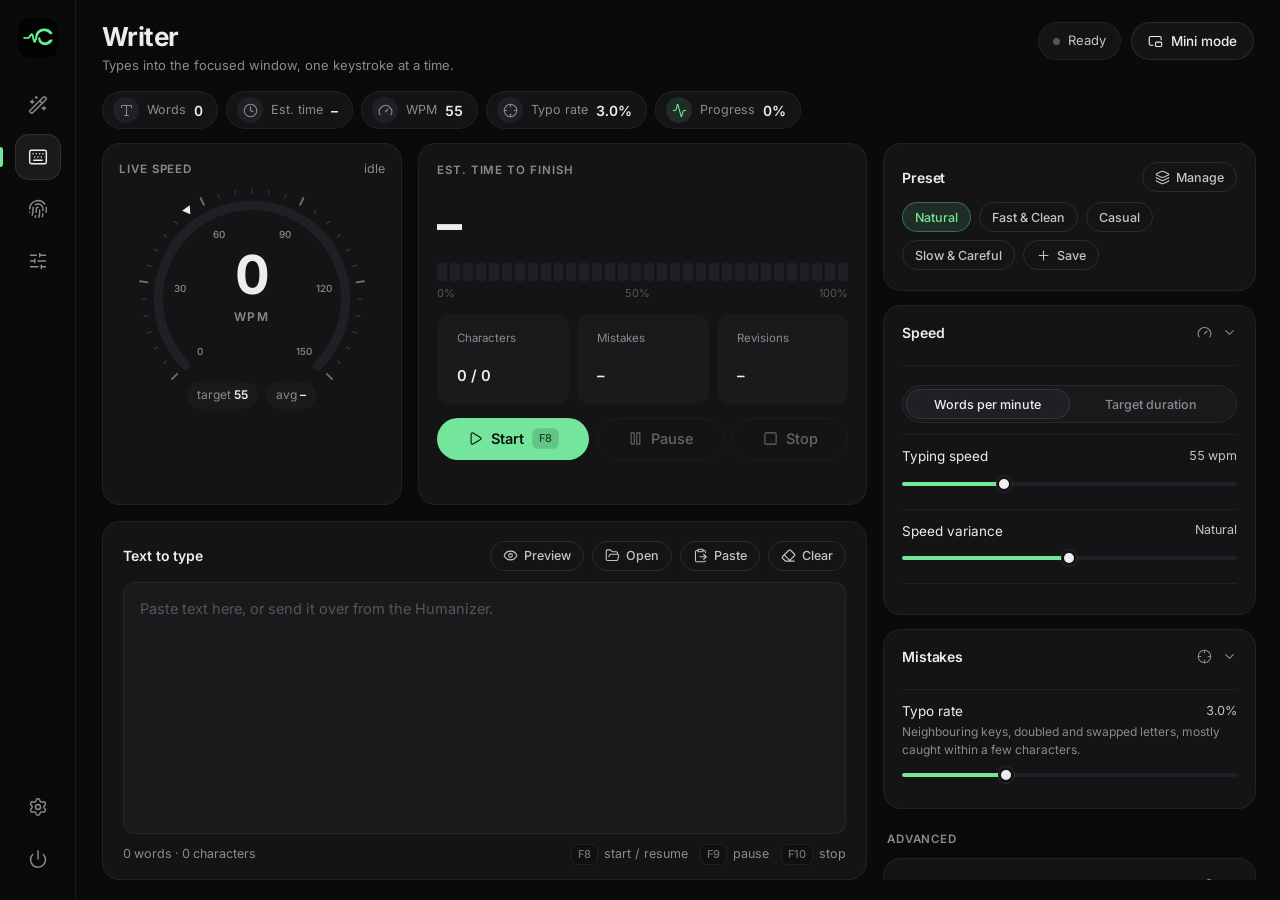
<file: web/index.html>
<!doctype html>
<html lang="en" class="booting">
<head>
<meta charset="utf-8">
<meta name="viewport" content="width=device-width, initial-scale=1">
<title>Cadence</title>
<link rel="icon" href="img/logo.png">
<link rel="stylesheet" href="css/app.css">
<link rel="stylesheet" href="css/motion.css">
<link rel="stylesheet" href="css/style-page.css">
<link rel="stylesheet" href="css/extras.css">
<link rel="stylesheet" href="css/ui.css">
<link rel="stylesheet" href="css/smooth.css">
<script src="js/icons.js"></script>
</head>
<body>
<div class="app">
  <nav class="sidebar" aria-label="Main">
    <img class="logo" src="img/logo.png" alt="Cadence" width="40" height="40" draggable="false">
    <span class="nav-ind" aria-hidden="true"></span>
    <button class="nav-btn" data-view="humanizer" aria-label="Humanizer"><span data-icon="wand-sparkles" data-cls="lg"></span><span class="tip">Humanizer</span></button>
    <button class="nav-btn active" data-view="writer" aria-label="Writer"><span data-icon="keyboard" data-cls="lg"></span><span class="tip">Writer</span></button>
    <button class="nav-btn" data-view="style" aria-label="My style"><span data-icon="fingerprint" data-cls="lg"></span><span class="tip">My style</span></button>
    <button class="nav-btn" data-view="presets" aria-label="Presets"><span data-icon="sliders-horizontal" data-cls="lg"></span><span class="tip">Presets</span></button>
    <div class="spacer"></div>
    <button class="nav-btn" data-view="settings" aria-label="Settings"><span data-icon="settings" data-cls="lg"></span><span class="tip">Settings</span></button>
    <button class="nav-btn quit" id="btn-quit" aria-label="Quit Cadence"><span data-icon="power" data-cls="lg"></span><span class="tip">Quit Cadence</span></button>
  </nav>

  <main class="main">
    <!-- ============================================================ WRITER -->
    <section class="view active" id="view-writer">
      <header class="page-head">
        <div>
          <h1>Writer</h1>
          <p class="sub">Types into the focused window, one keystroke at a time.</p>
        </div>
        <div class="head-actions">
          <span class="status-chip" id="status-chip"><i class="dot"></i><span id="status-text">Ready</span></span>
          <button class="pill" id="btn-mini"><span data-icon="picture-in-picture-2" data-cls="sm"></span>Mini mode</button>
        </div>
      </header>

      <div class="stats">
        <div class="stat"><span class="ic"><span data-icon="type" data-cls="sm"></span></span><span class="lbl">Words</span><span class="val" id="st-words">0</span></div>
        <div class="stat"><span class="ic"><span data-icon="clock" data-cls="sm"></span></span><span class="lbl">Est. time</span><span class="val" id="st-time">–</span></div>
        <div class="stat"><span class="ic"><span data-icon="gauge" data-cls="sm"></span></span><span class="lbl">WPM</span><span class="val" id="st-wpm">55</span></div>
        <div class="stat"><span class="ic"><span data-icon="crosshair" data-cls="sm"></span></span><span class="lbl">Typo rate</span><span class="val" id="st-typo">3.0%</span></div>
        <div class="stat accent"><span class="ic"><span data-icon="activity" data-cls="sm"></span></span><span class="lbl">Progress</span><span class="val" id="st-progress">0%</span></div>
      </div>

      <div class="writer-grid">
        <div class="col-left">
          <div class="row-cards">
            <div class="card gauge-card">
              <div class="card-title"><span class="eyebrow">Live speed</span><span class="hint" id="gauge-hint">idle</span></div>
              <div class="gauge">
                <svg viewBox="0 0 252 252" id="gauge-svg" aria-hidden="true">
                  <g id="gauge-ticks"></g>
                  <circle class="track" cx="126" cy="126" r="100" fill="none" stroke-width="10" stroke-linecap="round" id="gauge-track"/>
                  <circle class="value" cx="126" cy="126" r="100" fill="none" stroke-width="10" stroke-linecap="round" id="gauge-value"/>
                  <g id="gauge-target"><path class="target" d="M126 14 l-5 -8 h10 z"/></g>
                </svg>
                <div class="readout" aria-live="polite">
                  <div class="big" id="gauge-num">0</div>
                  <div class="unit">WPM</div>
                </div>
              </div>
              <div class="gauge-foot">
                <span class="gchip">target <b id="gauge-target-num">55</b></span>
                <span class="gchip">avg <b id="gauge-avg">–</b></span>
              </div>
            </div>

            <div class="card progress-card">
              <div class="card-title"><span class="eyebrow">Est. time to finish</span><span class="hint" id="eta-clock"></span></div>
              <div class="eta"><span class="time" id="eta-time">–</span><span class="of" id="eta-of"></span></div>
              <div class="fuel" id="fuel" aria-hidden="true"></div>
              <div class="fuel-scale"><span>0%</span><span>50%</span><span>100%</span></div>
              <div class="meta">
                <div><div class="k">Characters</div><div class="v" id="m-chars">0 / 0</div></div>
                <div><div class="k">Mistakes</div><div class="v" id="m-mistakes">–</div></div>
                <div><div class="k">Revisions</div><div class="v" id="m-revisions">–</div></div>
              </div>
              <div class="controls">
                <button class="pill primary lg" id="btn-start"><span data-icon="play" data-cls="sm"></span><span id="start-label">Start</span><kbd>F8</kbd></button>
                <button class="pill lg" id="btn-pause" disabled><span data-icon="pause" data-cls="sm"></span>Pause</button>
                <button class="pill lg" id="btn-stop" disabled><span data-icon="square" data-cls="sm"></span>Stop</button>
              </div>
              <div class="run-msg" id="run-msg"></div>
            </div>
          </div>

          <div class="card text-card">
            <div class="card-title">
              <h3>Text to type</h3>
              <div class="actions">
                <button class="chip" id="btn-preview" title="Watch how it will be typed (Ctrl+P)"><span data-icon="eye" data-cls="sm"></span>Preview</button>
                <button class="chip" id="btn-open" title="Open a .txt, .md or .docx file (Ctrl+O)"><span data-icon="folder-open" data-cls="sm"></span>Open</button>
                <button class="chip" id="btn-paste"><span data-icon="clipboard-paste" data-cls="sm"></span>Paste</button>
                <button class="chip" id="btn-clear"><span data-icon="eraser" data-cls="sm"></span>Clear</button>
              </div>
            </div>
            <textarea class="editor" id="writer-text" spellcheck="false" placeholder="Paste text here, or send it over from the Humanizer."></textarea>
            <div class="text-foot">
              <span id="writer-counts" class="num">0 words · 0 characters</span>
              <span class="keys"><span><kbd>F8</kbd> start / resume</span><span><kbd>F9</kbd> pause</span><span><kbd>F10</kbd> stop</span></span>
            </div>
          </div>
        </div>

        <aside class="col-right" id="writer-settings" aria-label="Typing settings"></aside>
      </div>
    </section>

    <!-- ============================================================ HUMANIZER -->
    <section class="view" id="view-humanizer">
      <header class="page-head">
        <div>
          <h1>Humanizer</h1>
          <p class="sub">Rewrite stiff, machine-sounding text so it reads like a person wrote it. Free and offline.</p>
        </div>
        <div class="head-actions">
          <button class="pill" id="h-history" title="Earlier rewrites (Ctrl+H)"><span data-icon="history" data-cls="sm"></span>History</button>
          <span class="status-chip" id="h-engine-chip"><i class="dot"></i><span id="h-engine-text">Checking local AI…</span></span>
          <button class="pill" id="h-install" hidden><span data-icon="circle-help" data-cls="sm"></span>How to install</button>
        </div>
      </header>

      <div class="stats">
        <div class="stat"><span class="ic"><span data-icon="file-text" data-cls="sm"></span></span><span class="lbl">Words in</span><span class="val" id="hs-in">0</span></div>
        <div class="stat"><span class="ic"><span data-icon="pen-line" data-cls="sm"></span></span><span class="lbl">Words out</span><span class="val" id="hs-out">0</span></div>
        <div class="stat"><span class="ic"><span data-icon="git-compare" data-cls="sm"></span></span><span class="lbl">Changed</span><span class="val" id="hs-changed">–</span></div>
        <div class="stat"><span class="ic"><span data-icon="cpu" data-cls="sm"></span></span><span class="lbl">Engine</span><span class="val" id="hs-engine">–</span></div>
        <div class="stat accent"><span class="ic"><span data-icon="timer" data-cls="sm"></span></span><span class="lbl">Time</span><span class="val" id="hs-time">–</span></div>
      </div>

      <div class="h-scroll">
        <div class="card h-options">
          <div class="h-engine-row">
            <div class="seg inline" role="radiogroup" id="h-engine" data-k="engine">
              <button type="button" role="radio" data-v="ollama"><span data-icon="brain-circuit" data-cls="sm"></span>Local AI (Ollama)</button>
              <button type="button" role="radio" data-v="rules"><span data-icon="zap" data-cls="sm"></span>Rule-based (instant)</button>
            </div>
            <div class="h-model" id="h-model-wrap">
              <span class="muted">Model</span>
              <div id="h-model"></div>
              <button class="pill icon" id="h-refresh" aria-label="Check for local AI again" title="Check again"><span data-icon="refresh-cw" data-cls="sm"></span></button>
            </div>
          </div>
          <div class="h-opt-grid">
            <div class="h-opt"><div class="row-label">Tone</div><div id="h-tone-host"></div></div>
            <div class="h-opt" id="h-level-opt"><div class="row-label">Reading level <span class="opt-note" data-rules-note>Local AI only</span></div><div id="h-level-host"></div></div>
            <div class="h-opt"><div class="row-head"><div class="row-label">Strength</div><div class="row-val" id="h-strength-val"></div></div>
              <input type="range" id="h-strength" min="0" max="2" step="1" aria-label="Rewrite strength">
              <div class="scale-labels"><span>Light touch</span><span>Moderate</span><span>Heavy rewrite</span></div></div>
            <div class="h-opt" id="h-style-opt"><div class="row-head"><div class="row-label">Your style</div>
                <button class="link-btn" id="h-style-manage">Manage</button></div>
              <div id="h-style" class="wide-select"></div></div>
          </div>
        </div>

        <div class="h-editors">
          <div class="card text-card">
            <div class="card-title"><h3>Original</h3>
              <div class="actions">
                <button class="chip" id="h-open" title="Open a .txt, .md or .docx file (Ctrl+O)"><span data-icon="folder-open" data-cls="sm"></span>Open</button>
                <button class="chip" id="h-paste"><span data-icon="clipboard-paste" data-cls="sm"></span>Paste</button>
                <button class="chip" id="h-clear"><span data-icon="eraser" data-cls="sm"></span>Clear</button>
              </div></div>
            <textarea class="editor" id="h-in" spellcheck="false" placeholder="Paste the text you want to sound more natural."></textarea>
            <div class="text-foot"><span class="num" id="h-in-count">0 words · 0 characters</span><span class="read" id="h-in-read"></span></div>
          </div>
          <div class="card text-card">
            <div class="card-title"><h3>Humanized</h3>
              <div class="actions">
                <button class="chip" id="h-save" title="Save as .txt (Ctrl+S)"><span data-icon="download" data-cls="sm"></span>Save</button>
                <label class="toggle-inline"><span>Show changes</span>
                  <span class="switch"><input type="checkbox" id="h-diff-toggle" aria-label="Show changes"><span class="track"></span><span class="knob"></span></span></label>
              </div></div>
            <div class="out-wrap">
              <textarea class="editor" id="h-out" spellcheck="false" placeholder="The rewrite appears here. You can edit it before sending it to the Writer."></textarea>
              <div class="editor diff-view" id="h-diff" hidden aria-label="Changes between original and rewrite"></div>
            </div>
            <div class="text-foot"><span class="num" id="h-out-count">0 words · 0 characters</span><span class="read" id="h-out-read"></span>
              <span class="h-progress" id="h-progress" hidden><span class="bar"><i></i></span><span id="h-progress-text"></span></span></div>
          </div>
        </div>
      </div>

      <div class="action-bar">
        <button class="pill primary lg" id="h-go" title="Ctrl+Enter"><span data-icon="wand-sparkles" data-cls="sm"></span><span id="h-go-label">Humanize</span></button>
        <button class="pill lg" id="h-again"><span data-icon="rotate-ccw" data-cls="sm"></span>Re-humanize</button>
        <button class="pill lg" id="h-copy"><span data-icon="copy" data-cls="sm"></span>Copy</button>
        <span class="h-msg" id="h-msg"></span>
        <button class="pill lg send" id="h-send">Send to Writer<span data-icon="arrow-right" data-cls="sm"></span></button>
      </div>
    </section>

    <!-- ============================================================ PRESETS -->
    <section class="view" id="view-presets">
      <header class="page-head">
        <div><h1>Presets</h1><p class="sub">Typing styles for the Writer. Applying one changes speed, mistakes, revisions and pauses.</p></div>
        <div class="head-actions"><button class="pill primary" id="p-save"><span data-icon="save" data-cls="sm"></span>Save current settings</button></div>
      </header>
      <div class="page-scroll"><div class="preset-grid" id="preset-grid"></div></div>
    </section>

    <!-- ============================================================ MY STYLE -->
    <section class="view" id="view-style">
      <header class="page-head">
        <div><h1>My style</h1><p class="sub">Paste something you wrote yourself. The Humanizer measures your habits and follows them.</p></div>
        <div class="head-actions"><button class="pill primary" id="st-new"><span data-icon="plus" data-cls="sm"></span>New style</button></div>
      </header>
      <div class="style-grid">
        <div class="style-list" id="style-list" aria-label="Saved styles"></div>
        <div class="card style-editor" id="style-editor">
          <div class="card-title"><h3 id="se-title">New style</h3>
            <div class="actions"><button class="chip" id="se-paste"><span data-icon="clipboard-paste" data-cls="sm"></span>Paste</button></div></div>
          <label class="row-label" for="se-name">Name</label>
          <input class="input wide" id="se-name" placeholder="e.g. My essays, Texting me, Work emails" autocomplete="off">
          <label class="row-label se-label" for="se-text">Your writing</label>
          <textarea class="editor" id="se-text" spellcheck="false" placeholder="Paste a few paragraphs you wrote yourself, not AI text. The more natural and typical of you, the better (at least 60 words, ideally 200+)."></textarea>
          <div class="se-meter"><span class="bar"><i id="se-meter"></i></span><span class="muted num" id="se-words">0 words</span></div>
          <div class="row-label se-label">What Cadence notices</div>
          <div class="presets se-traits" id="se-traits"><span class="muted">Start typing or paste to see your habits.</span></div>
          <div class="se-actions">
            <button class="pill" id="se-delete" hidden><span data-icon="trash-2" data-cls="sm"></span>Delete</button>
            <span class="flex"></span>
            <button class="pill" id="se-use" hidden><span data-icon="circle-check" data-cls="sm"></span>Use in Humanizer</button>
            <button class="pill primary" id="se-save"><span data-icon="save" data-cls="sm"></span>Save style</button>
          </div>
        </div>
      </div>
    </section>

    <!-- ============================================================ SETTINGS -->
    <section class="view" id="view-settings">
      <header class="page-head">
        <div><h1>Settings</h1><p class="sub">Local engines, hotkeys and where Cadence keeps its files.</p></div>
      </header>
      <div class="page-scroll"><div class="settings-grid" id="settings-grid"></div></div>
    </section>
  </main>
</div>
<div class="mini-host hidden" id="mini-host"></div>
<script src="js/common.js"></script>
<script src="js/mini.js"></script>
<script src="js/writer.js"></script>
<script src="js/humanizer.js"></script>
<script src="js/style.js"></script>
<script src="js/preview-model.js"></script>
<script src="js/preview.js"></script>
<script src="js/extras.js"></script>
<script src="js/distribution.js"></script>
<script src="js/pages.js"></script>
</body>
</html>
</file>
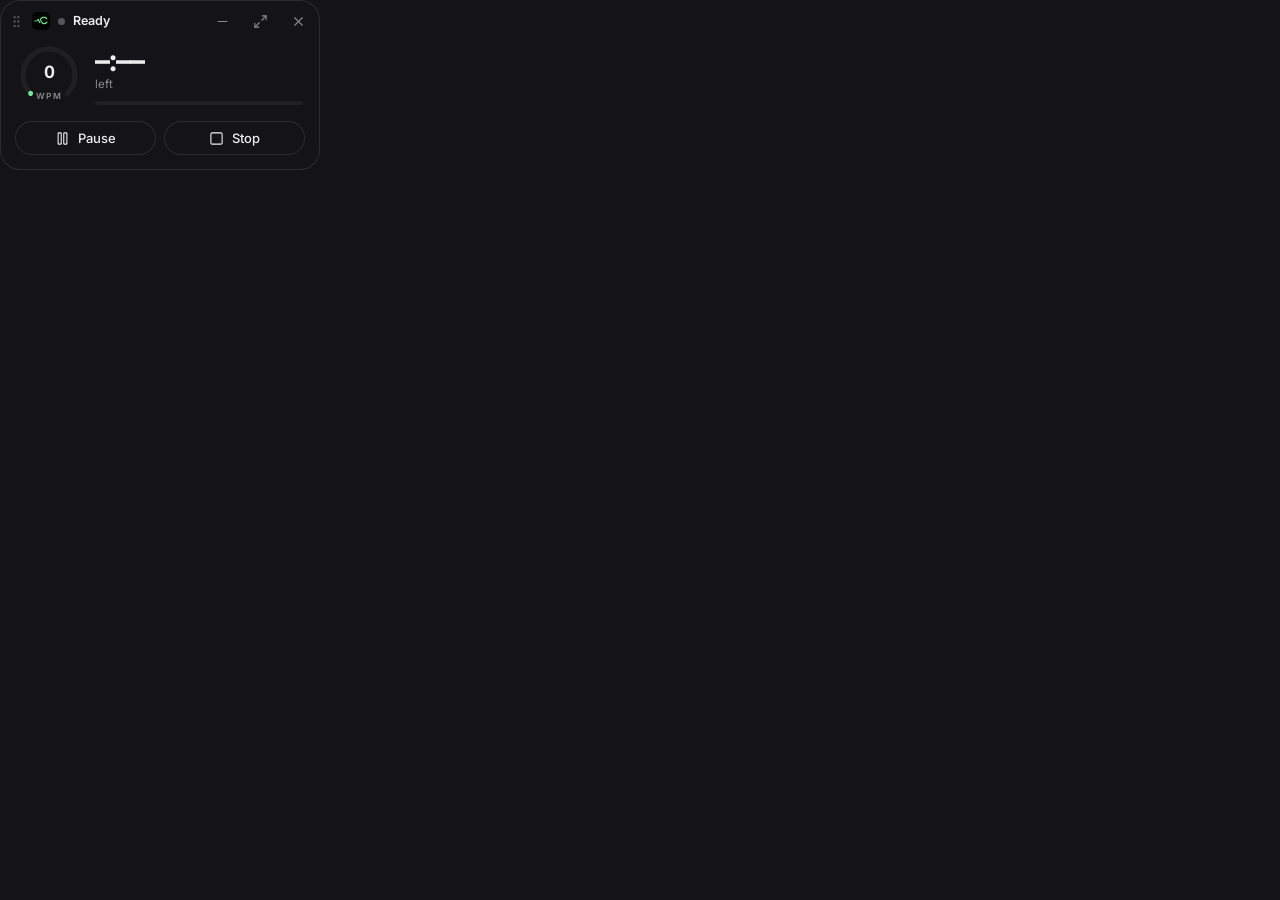
<file: web/mini.html>
<!doctype html>
<html lang="en">
<head>
<meta charset="utf-8">
<title>Cadence mini</title>
<link rel="icon" href="img/logo.png">
<link rel="stylesheet" href="css/app.css">
<link rel="stylesheet" href="css/motion.css">
<link rel="stylesheet" href="css/ui.css">
<link rel="stylesheet" href="css/smooth.css">
<script src="js/icons.js"></script>
</head>
<body class="mini-window">
<div id="mini-root"></div>
<script src="js/mini.js"></script>
<script>
(() => {
  const api = () => (window.pywebview && window.pywebview.api) || null;
  let state = "idle";
  const panel = MiniPanel.mount(document.getElementById("mini-root"), {
    toggle: () => { const a = api(); if (!a) return; state === "paused" ? a.resume() : a.pause(); },
    stop: () => api() && api().stop(),
    expand: () => api() && api().leave_mini(),
    quit: () => api() && api().quit(),
    collapse: () => {},
  });
  window.cadence = {
    status(st) { state = st.state; panel.update(st); },
    restore() {},
    uiScale(s) { document.documentElement.style.zoom = s; document.documentElement.style.setProperty("--zoom", s); requestAnimationFrame(fit); },
    uiMotion(m) { document.documentElement.classList.toggle("no-motion", !m); },
  };
  // Keep the native window exactly the size and shape of the panel (full panel or pill).
  const fit = () => {
    const r = panel.root.getBoundingClientRect();
    const a = api();
    if (!a || r.width < 60 || r.height < 30) return;
    const collapsed = panel.root.classList.contains("collapsed");
    // Report device pixels: Windows text scaling can make CSS px != the window's DPI scale.
    const k = window.devicePixelRatio || 1;
    a.mini_resize(Math.ceil(r.width * k), Math.ceil(r.height * k), (collapsed ? r.height / 2 : 20) * k);
  };
  new ResizeObserver(fit).observe(panel.root);
  window.addEventListener("pywebviewready", async () => {
    const ui = await api().get_ui();
    window.cadence.uiScale(ui.scale); window.cadence.uiMotion(ui.motion);
  });
  window.cadence.shown = () => {
    fit();
    panel.root.classList.add("replay"); void panel.root.offsetWidth; panel.root.classList.remove("replay");
  };
})();
</script>
</body>
</html>
</file>
<file: web/css/app.css>
@font-face {
  font-family: "Inter";
  src: url("../fonts/Inter-Variable.woff2") format("woff2");
  font-weight: 100 900;
  font-style: normal;
  font-display: block;
}

:root {
  --bg: #0a0a0b;
  --card: #141416;
  --card-2: #1a1a1d;
  --card-3: #202024;
  --border: rgba(255, 255, 255, 0.06);
  --border-2: rgba(255, 255, 255, 0.10);
  --text: #ededee;
  --text-2: #c4c4c8;
  --muted: #8a8a8f;
  --faint: #55555b;
  --accent: #74e69b;          /* logo green, softened: toggles, active states, primary action */
  --accent-ink: #0b130e;
  --accent-soft: rgba(116, 230, 155, 0.12);
  --amber: #e7b45a;           /* warnings only */
  --amber-soft: rgba(231, 180, 90, 0.12);
  --radius-card: 18px;
  --radius-inner: 12px;
  --ease: cubic-bezier(.2, .7, .2, 1);
  --t-fast: 150ms;
  --t: 200ms;
  color-scheme: dark;
}

* { box-sizing: border-box; }
html, body { margin: 0; height: 100%; }
body {
  background: var(--bg);
  color: var(--text);
  font-family: "Inter", system-ui, sans-serif;
  font-size: 14px;
  line-height: 1.5;
  font-feature-settings: "cv11", "ss01";
  -webkit-font-smoothing: antialiased;
  overflow: hidden;
  user-select: none;
}
textarea, input { font-family: inherit; user-select: text; }
button { font-family: inherit; color: inherit; }
.num { font-variant-numeric: tabular-nums; }
.muted { color: var(--muted); }
svg.i { width: 18px; height: 18px; stroke: currentColor; fill: none; stroke-width: 1.75;
        stroke-linecap: round; stroke-linejoin: round; flex: none; }
svg.i.sm { width: 15px; height: 15px; }
svg.i.lg { width: 20px; height: 20px; }
:focus-visible { outline: 2px solid var(--accent); outline-offset: 2px; }
@media (prefers-reduced-motion: reduce) { * { transition: none !important; animation: none !important; } }

/* ---------------------------------------------------------------- layout */
.app { display: grid; grid-template-columns: 76px 1fr; height: 100vh; }

.sidebar {
  display: flex; flex-direction: column; align-items: center; gap: 6px;
  padding: 18px 0; border-right: 1px solid var(--border);
}
.logo {
  width: 40px; height: 40px; border-radius: 13px; background: var(--card-2);
  border: 1px solid var(--border-2); display: grid; place-items: center; margin-bottom: 18px;
}
.logo span { display: flex; gap: 2.5px; align-items: center; height: 16px; }
.logo span i { display: block; width: 3px; border-radius: 2px; background: var(--text); }
.logo span i:nth-child(1) { height: 7px; } .logo span i:nth-child(2) { height: 14px; }
.logo span i:nth-child(3) { height: 10px; background: var(--accent); } .logo span i:nth-child(4) { height: 5px; }

.nav-btn {
  position: relative; width: 46px; height: 46px; border-radius: 14px; border: 0;
  background: transparent; color: var(--muted); display: grid; place-items: center; cursor: pointer;
  transition: background var(--t-fast) var(--ease), color var(--t-fast) var(--ease);
}
.nav-btn:hover { background: rgba(255,255,255,0.04); color: var(--text); }
.nav-btn.active { background: var(--card-2); color: var(--text); box-shadow: inset 0 0 0 1px var(--border-2); }
.nav-btn.active::before {
  content: ""; position: absolute; left: -15px; top: 14px; width: 3px; height: 18px;
  border-radius: 0 3px 3px 0; background: var(--accent);
}
.nav-btn .tip {
  position: absolute; left: 56px; top: 50%; transform: translate(-4px, -50%); white-space: nowrap;
  background: var(--card-3); border: 1px solid var(--border-2); color: var(--text); font-size: 12px;
  padding: 5px 10px; border-radius: 8px; opacity: 0; pointer-events: none; z-index: 20;
  transition: opacity var(--t-fast) var(--ease), transform var(--t-fast) var(--ease);
}
.nav-btn:hover .tip { opacity: 1; transform: translate(0, -50%); }
.sidebar .spacer { flex: 1; }

.main { overflow: hidden; display: flex; flex-direction: column; min-width: 0; }
.view { display: none; flex-direction: column; height: 100%; padding: 26px 30px 0; min-height: 0; }
.view.active { display: flex; animation: fadein var(--t) var(--ease); }
@keyframes fadein { from { opacity: 0; transform: translateY(4px); } to { opacity: 1; transform: none; } }

.page-head { display: flex; align-items: flex-start; justify-content: space-between; gap: 16px; }
.page-head h1 { font-size: 28px; line-height: 1.15; letter-spacing: -0.02em; margin: 0; font-weight: 700; }
.page-head .sub { margin: 4px 0 0; color: var(--muted); font-size: 13.5px; }
.head-actions { display: flex; gap: 10px; align-items: center; }

/* ---------------------------------------------------------------- pills & buttons */
.pill {
  height: 38px; padding: 0 16px; border-radius: 999px; border: 1px solid var(--border-2);
  background: var(--card); display: inline-flex; align-items: center; gap: 8px; cursor: pointer;
  font-size: 13.5px; font-weight: 500; color: var(--text);
  transition: background var(--t-fast) var(--ease), border-color var(--t-fast) var(--ease),
              color var(--t-fast) var(--ease), opacity var(--t-fast) var(--ease), transform var(--t-fast) var(--ease);
}
.pill:hover { background: var(--card-2); border-color: rgba(255,255,255,0.16); }
.pill:active { transform: scale(0.98); }
.pill.primary { background: var(--accent); color: var(--accent-ink); border-color: transparent; font-weight: 600; }
.pill.primary:hover { background: #8cedae; }
.pill.lg { height: 46px; padding: 0 22px; font-size: 14.5px; }
.pill.icon { width: 38px; padding: 0; justify-content: center; }
.pill.lg.icon { width: 46px; }
.pill:disabled { opacity: 0.38; cursor: default; pointer-events: none; }
.pill kbd, kbd {
  font: 500 11px/1 "Inter", sans-serif; padding: 4px 6px; border-radius: 6px;
  background: rgba(0,0,0,0.18); border: 1px solid rgba(255,255,255,0.08); color: inherit; opacity: .8;
}
.pill:not(.primary) kbd { background: var(--card-3); }
.chip {
  height: 30px; padding: 0 12px; border-radius: 999px; border: 1px solid var(--border-2);
  background: transparent; display: inline-flex; align-items: center; gap: 6px; cursor: pointer;
  color: var(--text-2); font-size: 12.5px; font-weight: 500;
  transition: background var(--t-fast) var(--ease), color var(--t-fast) var(--ease), border-color var(--t-fast) var(--ease);
}
.chip:hover { background: rgba(255,255,255,0.04); color: var(--text); }
.chip.on { background: var(--accent-soft); color: var(--accent); border-color: rgba(116,230,155,0.35); }

.status-chip {
  height: 38px; padding: 0 14px; border-radius: 999px; background: var(--card); border: 1px solid var(--border);
  display: inline-flex; align-items: center; gap: 8px; font-size: 13px; color: var(--text-2);
}
.status-chip .dot { width: 7px; height: 7px; border-radius: 50%; background: var(--faint); transition: background var(--t); }
.status-chip.live .dot { background: var(--accent); animation: pulse 1.6s ease-in-out infinite; }
.status-chip.warn .dot { background: var(--amber); }
@keyframes pulse { 50% { opacity: .35; } }

/* ---------------------------------------------------------------- stat pills */
.stats { display: flex; gap: 10px; margin: 20px 0 18px; flex-wrap: wrap; }
.stat {
  display: inline-flex; align-items: center; gap: 10px; height: 44px; padding: 0 16px 0 12px;
  border-radius: 999px; background: var(--card); border: 1px solid var(--border);
}
.stat .ic { width: 26px; height: 26px; border-radius: 50%; display: grid; place-items: center;
            background: var(--card-3); color: var(--muted); }
.stat .lbl { color: var(--muted); font-size: 12.5px; }
.stat .val { font-weight: 600; font-size: 14px; font-variant-numeric: tabular-nums; }
.stat.accent .ic { background: var(--accent-soft); color: var(--accent); }

/* ---------------------------------------------------------------- cards */
.card {
  background: var(--card); border: 1px solid var(--border); border-radius: var(--radius-card);
  padding: 20px;
}
.card-title { display: flex; align-items: center; justify-content: space-between; gap: 10px; margin-bottom: 14px; }
.card-title h3 { margin: 0; font-size: 14.5px; font-weight: 600; letter-spacing: -0.005em; }
.card-title .hint { color: var(--muted); font-size: 12.5px; }
.eyebrow { font-size: 11.5px; text-transform: uppercase; letter-spacing: .08em; color: var(--muted); font-weight: 600; }

/* ---------------------------------------------------------------- writer layout */
.writer-grid {
  flex: 1; min-height: 0; display: grid; grid-template-columns: minmax(0, 1fr) 380px; gap: 18px;
  padding-bottom: 26px;
}
.col-left { display: flex; flex-direction: column; gap: 18px; min-height: 0; }
.col-right { overflow-y: auto; min-height: 0; padding-right: 6px; margin-right: -8px;
             display: flex; flex-direction: column; gap: 14px; }
.row-cards { display: grid; grid-template-columns: 300px minmax(0, 1fr); gap: 18px; }

/* gauge */
.gauge-card { display: flex; flex-direction: column; align-items: center; padding: 18px 18px 16px; }
.gauge-card .card-title { width: 100%; margin-bottom: 0; }
.gauge { position: relative; width: 252px; height: 222px; margin-top: 2px; }
.gauge svg { width: 252px; height: 252px; display: block; }
.gauge .track { stroke: var(--card-3); }
.gauge .value { stroke: var(--accent); transition: stroke-dasharray 260ms var(--ease), opacity var(--t); }
.gauge .tick { stroke: rgba(255,255,255,0.16); }
.gauge .tick.major { stroke: rgba(255,255,255,0.38); }
.gauge .tick-label { fill: var(--muted); font-size: 10.5px; font-weight: 500; }
.gauge .target { fill: var(--text); transition: transform 260ms var(--ease); }
.gauge .readout { position: absolute; inset: 0; display: flex; flex-direction: column;
                  align-items: center; justify-content: center; padding-top: 18px; pointer-events: none; }
.gauge .big { font-size: 60px; font-weight: 700; letter-spacing: -0.04em; line-height: 1; font-variant-numeric: tabular-nums; }
.gauge .unit { font-size: 12px; color: var(--muted); letter-spacing: .14em; font-weight: 600; margin-top: 6px; }
.gauge-foot { display: flex; gap: 8px; margin-top: -2px; }
.gauge-foot .gchip { font-size: 12px; color: var(--muted); padding: 5px 10px; border-radius: 999px; background: var(--card-2); }
.gauge-foot .gchip b { color: var(--text); font-weight: 600; }

/* progress */
.progress-card { display: flex; flex-direction: column; }
.eta { display: flex; align-items: baseline; gap: 12px; margin-top: 6px; }
.eta .time.empty { color: var(--faint); }
.eta .time { font-size: 54px; font-weight: 700; letter-spacing: -0.035em; line-height: 1; font-variant-numeric: tabular-nums; }
.eta .of { color: var(--muted); font-size: 13px; }
.fuel { display: grid; grid-template-columns: repeat(32, 1fr); gap: 4px; margin: 18px 0 6px; height: 22px; }
.fuel i { display: block; border-radius: 3px; background: var(--card-3); transition: background var(--t) var(--ease); }
.fuel i.on { background: var(--accent); }
.fuel-scale { display: flex; justify-content: space-between; font-size: 11px; color: var(--faint); }
.meta { display: grid; grid-template-columns: repeat(3, 1fr); gap: 10px; margin: 16px 0 18px; }
.meta div { background: var(--card-2); border-radius: var(--radius-inner); padding: 10px 12px; }
.meta .k { font-size: 11.5px; color: var(--muted); }
.meta .v { font-size: 16px; font-weight: 600; font-variant-numeric: tabular-nums; margin-top: 2px; }
.controls { display: flex; gap: 8px; align-items: center; margin-top: auto; flex-wrap: wrap; }
.controls .pill.lg { padding: 0 18px; }
.controls .msg { flex-basis: 100%; color: var(--muted); font-size: 12.5px; min-height: 18px; margin-top: 2px; }
.controls .msg.warn { color: var(--amber); }

/* text card */
.text-card { flex: 1; min-height: 160px; display: flex; flex-direction: column; padding: 18px 20px 14px; }
.text-card .card-title { margin-bottom: 10px; }
.text-card .actions { display: flex; gap: 8px; }
textarea.editor {
  flex: 1; resize: none; background: var(--card-2); border: 1px solid var(--border); color: var(--text);
  border-radius: var(--radius-inner); padding: 14px 16px; font-size: 14.5px; line-height: 1.65; outline: none;
  transition: border-color var(--t-fast) var(--ease);
}
textarea.editor:focus { border-color: rgba(116,230,155,0.35); }
textarea.editor::placeholder { color: var(--faint); }
.text-foot { display: flex; justify-content: space-between; align-items: center; margin-top: 10px; font-size: 12.5px; color: var(--muted); }
.keys { display: flex; gap: 12px; align-items: center; }
.keys span { display: inline-flex; gap: 6px; align-items: center; }

/* ---------------------------------------------------------------- settings controls */
.set-card { padding: 18px 18px 8px; }
.set-card .card-title { margin-bottom: 6px; }
.set-card .card-title .ic { color: var(--muted); display: inline-flex; }
.row { padding: 12px 0; border-top: 1px solid var(--border); }
.row:first-of-type { border-top: 0; }
.row-head { display: flex; justify-content: space-between; align-items: center; gap: 12px; }
.row-label { font-size: 13.5px; color: var(--text); }
.row-desc { font-size: 12px; color: var(--muted); margin-top: 2px; line-height: 1.45; }
.row-val { font-size: 12.5px; color: var(--text-2); font-variant-numeric: tabular-nums; }
.row.disabled { opacity: .4; pointer-events: none; }
.row.sub { padding-left: 0; }

/* toggle */
.switch { position: relative; width: 38px; height: 22px; flex: none; cursor: pointer; }
.switch input { position: absolute; opacity: 0; width: 100%; height: 100%; margin: 0; cursor: pointer; }
.switch .track { position: absolute; inset: 0; border-radius: 999px; background: var(--card-3);
                 box-shadow: inset 0 0 0 1px var(--border-2); transition: background var(--t) var(--ease); }
.switch .knob { position: absolute; top: 3px; left: 3px; width: 16px; height: 16px; border-radius: 50%;
                background: #b9b9be; transition: transform var(--t) var(--ease), background var(--t) var(--ease); }
.switch input:checked ~ .track { background: var(--accent); box-shadow: none; }
.switch input:checked ~ .knob { transform: translateX(16px); background: var(--accent-ink); }
.switch input:focus-visible ~ .track { outline: 2px solid var(--accent); outline-offset: 2px; }

/* slider */
input[type=range] {
  -webkit-appearance: none; appearance: none; width: 100%; height: 18px; margin: 8px 0 2px;
  background: transparent; cursor: pointer; --p: 50%;
}
input[type=range]::-webkit-slider-runnable-track {
  height: 4px; border-radius: 999px;
  background: linear-gradient(to right, var(--accent) 0 var(--p), var(--card-3) var(--p) 100%);
}
input[type=range]::-webkit-slider-thumb {
  -webkit-appearance: none; width: 16px; height: 16px; border-radius: 50%; margin-top: -6px;
  background: var(--text); border: 3px solid var(--card); box-shadow: 0 0 0 1px var(--border-2);
  transition: transform var(--t-fast) var(--ease);
}
input[type=range]:hover::-webkit-slider-thumb { transform: scale(1.12); }
input[type=range]:disabled { opacity: .4; cursor: default; }

/* segmented */
.seg { display: flex; padding: 3px; border-radius: 999px; background: var(--card-2); border: 1px solid var(--border); margin-top: 8px; }
.seg button {
  flex: 1; height: 30px; border: 0; border-radius: 999px; background: transparent; color: var(--muted);
  font-size: 12.5px; font-weight: 500; cursor: pointer; white-space: nowrap; padding: 0 10px;
  transition: background var(--t-fast) var(--ease), color var(--t-fast) var(--ease);
}
.seg button:hover { color: var(--text); }
.seg button.on { background: var(--card-3); color: var(--text); box-shadow: inset 0 0 0 1px var(--border-2); }
.seg.inline { margin-top: 0; }

.field { display: flex; align-items: center; gap: 8px; margin-top: 8px; }
.input {
  height: 36px; border-radius: 999px; padding: 0 14px; background: var(--card-2); border: 1px solid var(--border);
  color: var(--text); outline: none; font-size: 13.5px; width: 110px;
  transition: border-color var(--t-fast) var(--ease);
}
.input:focus { border-color: rgba(116,230,155,0.35); }
.input.bad { border-color: var(--amber); }

.presets { display: flex; flex-wrap: wrap; gap: 8px; }
.note { font-size: 12px; color: var(--muted); padding: 10px 0 12px; border-top: 1px solid var(--border); }
.note b { color: var(--text); font-weight: 600; }

/* scrollbars */
::-webkit-scrollbar { width: 8px; height: 8px; }
::-webkit-scrollbar-thumb { background: rgba(255,255,255,0.08); border-radius: 8px; }
::-webkit-scrollbar-thumb:hover { background: rgba(255,255,255,0.14); }
::-webkit-scrollbar-track { background: transparent; }

/* placeholder views (mockup) */
.empty { flex: 1; display: grid; place-items: center; color: var(--muted); }

/* ---------------------------------------------------------------- shrink-to-mini animation */
.app { transform-origin: calc(100% - 24px) 24px; transition: transform 320ms var(--ease), opacity 260ms var(--ease), filter 320ms var(--ease); }
.app.to-mini { transform: scale(0.22); opacity: 0; filter: blur(2px); pointer-events: none; }

/* ---------------------------------------------------------------- mini panel */
.mini-host { position: fixed; top: 16px; right: 16px; z-index: 50; }
.mini-host.hidden { display: none; }
.mini-host.pop, body.mini-window .mini { animation: popin 260ms var(--ease) both; }
@keyframes popin { from { opacity: 0; transform: scale(0.92) translate(8px, -8px); } to { opacity: 1; transform: none; } }

.mini {
  width: 320px; background: var(--card); border: 1px solid var(--border-2); border-radius: 20px;
  overflow: hidden; position: relative;
}
.mini-top { display: flex; align-items: center; gap: 8px; height: 40px; padding: 0 6px 0 8px; cursor: grab; }
.mini-top:active { cursor: grabbing; }
.grip { color: var(--faint); display: inline-flex; }
.mini-dot { width: 7px; height: 7px; border-radius: 50%; background: var(--faint); flex: none; }
.mini[data-state="typing"] .mini-dot { background: var(--accent); animation: pulse 1.6s ease-in-out infinite; }
.mini[data-state="paused"] .mini-dot, .mini[data-state="error"] .mini-dot { background: var(--amber); }
.mini-state { font-size: 12.5px; font-weight: 600; white-space: nowrap; }
.mini-spacer { flex: 1; }
.mini-btn {
  width: 30px; height: 30px; border-radius: 999px; border: 0; background: transparent; color: var(--muted);
  display: grid; place-items: center; cursor: pointer;
  transition: background var(--t-fast) var(--ease), color var(--t-fast) var(--ease);
}
.mini-btn:hover { background: rgba(255,255,255,0.06); color: var(--text); }
.mini-btn.close:hover { background: rgba(231,180,90,0.14); color: var(--amber); }
.mini-btn:disabled { opacity: .35; pointer-events: none; }
.mini-body { display: flex; gap: 14px; align-items: center; padding: 2px 16px 0; }
.mini-gauge { position: relative; width: 64px; height: 64px; flex: none; }
.mini-gauge svg { width: 64px; height: 64px; }
.mg-track { stroke: var(--card-3); }
.mg-val { stroke: var(--accent); transition: stroke-dasharray 260ms var(--ease), opacity var(--t); }
.mg-num { position: absolute; inset: 0; display: grid; place-items: center; font-weight: 700; font-size: 17px; padding-bottom: 4px; }
.mg-unit { position: absolute; left: 0; right: 0; bottom: 4px; text-align: center; font-size: 8.5px; letter-spacing: .12em; color: var(--muted); font-weight: 600; }
.mini-main { flex: 1; min-width: 0; }
.mini-eta { font-size: 30px; font-weight: 700; letter-spacing: -0.03em; line-height: 1.05; }
.mini-sub { font-size: 11.5px; color: var(--muted); white-space: nowrap; overflow: hidden; text-overflow: ellipsis; }
.mini-prog { height: 4px; border-radius: 4px; background: var(--card-3); margin-top: 8px; overflow: hidden; }
.mini-prog i { display: block; height: 100%; background: var(--accent); transform-origin: left; transform: scaleX(0); transition: transform 260ms var(--ease); }
.mini-actions { display: grid; grid-template-columns: 1fr 1fr; gap: 8px; padding: 14px 14px 14px; }
.pill.sm { height: 34px; font-size: 13px; padding: 0 12px; justify-content: center; }
.pill.danger:hover { background: var(--amber-soft); color: var(--amber); border-color: rgba(231,180,90,.4); }

.mini-pill { display: none; align-items: center; gap: 8px; height: 44px; padding: 0 6px 0 8px; cursor: grab; }
.mini.collapsed { width: 250px; border-radius: 999px; }
.mini.collapsed .mini-full { display: none; }
.mini.collapsed .mini-pill { display: flex; animation: fadein var(--t) var(--ease); }
.mp-text { font-size: 12.5px; font-weight: 600; flex: 1; white-space: nowrap; overflow: hidden; text-overflow: ellipsis; }
.mp-ring svg { width: 20px; height: 20px; display: block; }
.mp-ring .mg-val { transition: stroke-dasharray 260ms var(--ease); }

.mini-confirm {
  position: absolute; inset: 0; background: rgba(14,14,16,0.97); display: flex; flex-direction: column;
  justify-content: center; gap: 12px; padding: 16px; animation: fadein var(--t-fast) var(--ease);
}
.mini-confirm[hidden] { display: none; }
.mc-text { font-weight: 600; font-size: 13.5px; }
.mc-actions { display: grid; grid-template-columns: 1fr 1fr; gap: 8px; }
.mini.collapsed .mini-confirm { flex-direction: row; align-items: center; padding: 0 6px 0 14px; }
.mini.collapsed .mc-text { font-size: 12px; flex: 1; }
.mini.collapsed .mc-actions { display: flex; }

/* mini.html: the panel fills its own small frameless window */
body.mini-window { background: var(--card); overflow: hidden; }
body.mini-window .mini { border-color: var(--border-2); }
body.mini-window .mini.replay { animation: none; }

/* ================================================================ shared components */
.status-chip.ok .dot { background: var(--accent); }
.chip.static { cursor: default; color: var(--text-2); }
.chip.static:hover { background: transparent; }
.tag { font-size: 11px; color: var(--muted); padding: 3px 9px; border-radius: 999px; border: 1px solid var(--border-2); }
.pill.wide { width: 100%; justify-content: center; }
.input.wide { width: 100%; margin-top: 8px; border-radius: 12px; height: 40px; }
.hidden-soft { opacity: 0; pointer-events: none; }
[hidden] { display: none !important; }

/* toast */
.toast {
  position: fixed; left: 50%; bottom: 26px; transform: translate(-50%, 12px); opacity: 0; pointer-events: none;
  display: inline-flex; align-items: center; gap: 8px; padding: 10px 16px; border-radius: 999px; z-index: 100;
  background: var(--card-3); border: 1px solid var(--border-2); font-size: 13px; color: var(--text);
  transition: opacity var(--t) var(--ease), transform var(--t) var(--ease);
}
.toast.show { opacity: 1; transform: translate(-50%, 0); }
.toast svg { color: var(--accent); }
.toast.warn svg { color: var(--amber); }

/* custom select */
.select { position: relative; }
.select-btn { min-width: 180px; justify-content: space-between; }
.select-label { overflow: hidden; text-overflow: ellipsis; white-space: nowrap; max-width: 200px; }
.select-pop {
  position: absolute; top: calc(100% + 6px); left: 0; min-width: 100%; z-index: 30; padding: 6px;
  background: var(--card-2); border: 1px solid var(--border-2); border-radius: 14px; animation: fadein var(--t-fast) var(--ease);
  max-height: 260px; overflow-y: auto;
}
.select-opt {
  display: flex; justify-content: space-between; gap: 12px; width: 100%; padding: 8px 12px; border: 0; border-radius: 10px;
  background: transparent; cursor: pointer; font-size: 13px; text-align: left; transition: background var(--t-fast) var(--ease);
}
.select-opt:hover { background: rgba(255,255,255,0.05); }
.select-opt.on { color: var(--accent); }
.select-empty { padding: 8px 12px; font-size: 13px; }

/* modal */
.modal-wrap { position: fixed; inset: 0; z-index: 90; display: grid; place-items: center; background: rgba(5,5,6,0.6);
              animation: fadein var(--t) var(--ease); }
.modal-wrap.closing { opacity: 0; transition: opacity 150ms var(--ease); }
.modal { width: min(560px, calc(100vw - 48px)); padding: 22px; }
.modal .card-title h3 { font-size: 17px; }
.modal-body { color: var(--text-2); font-size: 13.5px; }
.modal-body p { margin: 10px 0 0; }
.modal-actions { display: flex; justify-content: flex-end; gap: 10px; margin-top: 20px; }
.steps { margin: 0; padding-left: 20px; display: grid; gap: 14px; }
.steps li { padding-left: 4px; line-height: 1.55; }
.steps b { color: var(--text); font-weight: 600; }
.steps .chip { margin-left: 6px; vertical-align: middle; }
.cmd { display: flex; align-items: center; justify-content: space-between; gap: 10px; margin: 8px 0;
       background: var(--bg); border: 1px solid var(--border); border-radius: 12px; padding: 8px 8px 8px 14px; }
.cmd code { font: 500 13px/1.4 ui-monospace, "Cascadia Mono", Consolas, monospace; color: var(--text); }

/* ================================================================ humanizer */
.h-scroll { flex: 1; min-height: 0; display: flex; flex-direction: column; gap: 16px; overflow-y: auto; padding-bottom: 4px; }
.h-options { padding: 16px 20px 18px; }
.h-engine-row { display: flex; align-items: center; justify-content: space-between; gap: 16px; flex-wrap: wrap; }
.h-engine-row .seg { width: 420px; }
.h-engine-row .seg button { display: inline-flex; align-items: center; justify-content: center; gap: 7px; height: 34px; }
.h-model { display: flex; align-items: center; gap: 10px; transition: opacity var(--t) var(--ease); }
.h-opt-grid { display: grid; grid-template-columns: 1.35fr 1.35fr 1fr 0.9fr; gap: 22px; margin-top: 16px; padding-top: 16px; border-top: 1px solid var(--border); }
.h-opt .seg { margin-top: 8px; }
.h-opt .seg button { padding: 0 6px; }
.h-opt .pill.wide { margin-top: 8px; height: 37px; }
.h-opt.disabled > :not(.row-label) { opacity: .35; pointer-events: none; }
.opt-note { font-size: 11px; color: var(--amber); margin-left: 6px; }
.scale-labels { display: flex; justify-content: space-between; font-size: 11px; color: var(--faint); }
.h-voice { margin-top: 14px; }
.editor.small { width: 100%; height: 96px; margin-top: 8px; }
.h-editors { display: grid; grid-template-columns: 1fr 1fr; gap: 16px; flex: 1; min-height: 300px; }
.toggle-inline { display: inline-flex; align-items: center; gap: 10px; font-size: 12.5px; color: var(--text-2); cursor: pointer; }
.out-wrap { flex: 1; display: flex; min-height: 0; }
.out-wrap .editor { flex: 1; width: 100%; }
.diff-view { overflow-y: auto; white-space: pre-wrap; user-select: text; }
.d-ins { background: var(--accent-soft); color: var(--accent); border-radius: 4px; padding: 0 1px; }
.d-del { color: var(--faint); text-decoration: line-through; text-decoration-color: rgba(255,255,255,0.25); }
.h-progress { display: inline-flex; align-items: center; gap: 10px; }
.h-progress .bar { width: 120px; height: 4px; border-radius: 4px; background: var(--card-3); overflow: hidden; }
.h-progress .bar i { display: block; height: 100%; background: var(--accent); transform-origin: left; transform: scaleX(0); transition: transform 300ms var(--ease); }
.action-bar { display: flex; align-items: center; gap: 10px; padding: 16px 0 22px; }
.action-bar .h-msg { flex: 1; color: var(--muted); font-size: 12.5px; padding-left: 6px; }
.action-bar .send { background: var(--text); color: var(--bg); border-color: transparent; font-weight: 600; }
.action-bar .send:hover { background: #fff; }

/* ================================================================ presets & settings */
.page-scroll { flex: 1; min-height: 0; overflow-y: auto; padding: 22px 0 26px; }
.preset-grid { display: grid; grid-template-columns: repeat(auto-fill, minmax(270px, 1fr)); gap: 16px; }
.preset-card { display: flex; flex-direction: column; gap: 14px; transition: border-color var(--t) var(--ease); }
.preset-card.active { border-color: rgba(116,230,155,0.45); }
.preset-card .card-title { margin-bottom: 0; }
.preset-facts { display: grid; grid-template-columns: 1fr 1fr; gap: 8px; }
.preset-facts div { background: var(--card-2); border-radius: 12px; padding: 9px 12px; display: flex; flex-direction: column; }
.preset-facts .k { font-size: 11.5px; color: var(--muted); }
.preset-facts .v { font-size: 15px; font-weight: 600; }
.preset-actions { display: flex; gap: 8px; margin-top: auto; }
.preset-actions .pill:first-child { flex: 1; justify-content: center; }
.preset-card.add { align-items: center; justify-content: center; text-align: center; gap: 10px; color: var(--muted); cursor: pointer;
                   border-style: dashed; border-color: var(--border-2); min-height: 200px; font: inherit; }
.preset-card.add:hover { color: var(--text); background: var(--card-2); }
.settings-grid { display: grid; grid-template-columns: repeat(2, minmax(0, 1fr)); gap: 16px; align-items: start; max-width: 1100px; }
.row-desc.path { font-family: ui-monospace, "Cascadia Mono", Consolas, monospace; font-size: 12px; word-break: break-all; }
.nav-btn.quit:hover { color: var(--amber); }
.status-chip { white-space: nowrap; flex: none; }
.pill.in-use { background: var(--accent-soft); color: var(--accent); border-color: rgba(116,230,155,0.35); }

/* ================================================================ layout fit (1100x700 and up) */
.view { padding: 22px 26px 0; }
.page-head h1 { font-size: 26px; }
.stats { margin: 16px 0 14px; gap: 8px; }
.stat { height: 40px; padding: 0 14px 0 10px; gap: 8px; }
.writer-grid { grid-template-columns: minmax(0, 1fr) clamp(320px, 29vw, 380px); gap: 16px; padding-bottom: 20px; }
.col-left { gap: 16px; overflow-y: auto; overflow-x: hidden; }
.row-cards { grid-template-columns: minmax(220px, 0.8fr) minmax(290px, 1.2fr); gap: 16px; flex: none; }
.gauge-card { padding: 16px 16px 14px; min-width: 0; }
.gauge { width: min(236px, 100%); height: auto; aspect-ratio: 252 / 216; overflow: hidden; }
.gauge svg { width: 100%; height: auto; }
.gauge .readout { padding-top: 4%; }
.gauge .big { font-size: clamp(40px, 4.2vw, 56px); }
.progress-card { container-type: inline-size; padding: 18px; min-width: 0; }
.eta .time { font-size: clamp(38px, 4vw, 50px); }
.fuel { margin: 14px 0 4px; height: 18px; gap: 3px; }
.meta { margin: 12px 0 14px; gap: 8px; }
.meta div { padding: 8px 10px; min-width: 0; }
.meta .k, .meta .v { white-space: nowrap; overflow: hidden; text-overflow: ellipsis; }
.meta .v { font-size: 15px; }
.controls { flex-wrap: nowrap; margin-top: auto; }
.controls .pill.lg { height: 42px; padding: 0 14px; flex: 1 1 auto; justify-content: center; min-width: 0; }
.run-msg { color: var(--muted); font-size: 12.5px; min-height: 18px; margin-top: 8px; white-space: nowrap; overflow: hidden; text-overflow: ellipsis; }
.run-msg.warn { color: var(--amber); }
@container (max-width: 380px) { .controls kbd { display: none; } }
@container (max-width: 330px) { .eta .of { display: none; } .meta .k { font-size: 10.5px; } }
.text-card { flex: 1 0 200px; min-height: 200px; }

.h-engine-row .seg { width: auto; flex: 0 1 430px; }
.h-options { container-type: inline-size; }
@container (max-width: 1020px) { .h-opt-grid { grid-template-columns: 1fr 1fr; row-gap: 16px; } }
.h-editors { min-height: 260px; }
.action-bar { padding: 14px 0 18px; flex-wrap: nowrap; }
.action-bar .h-msg { min-width: 0; white-space: nowrap; overflow: hidden; text-overflow: ellipsis; }
.toast { bottom: 22px; }
@media (max-height: 780px) {
  .page-head .sub { display: none; }
  .page-head h1 { font-size: 24px; }
  .view { padding-top: 18px; }
  .stats { margin: 12px 0 12px; }
  .fuel { margin: 10px 0 2px; }
  .meta { margin: 10px 0 12px; }
  .meta div { padding: 7px 10px; }
  .text-card { flex-basis: 170px; min-height: 170px; padding: 14px 18px 12px; }
  .h-options { padding: 12px 18px 14px; }
  .h-opt-grid { margin-top: 12px; padding-top: 12px; gap: 14px 22px; }
  .h-editors { min-height: 220px; }
  .action-bar { padding: 12px 0 14px; }
}
.text-card .card-title { min-height: 32px; }
</file>
<file: web/css/motion.css>
/* Cadence motion system.
   Only transform / opacity / color animate, so everything stays smooth.
   prefers-reduced-motion turns it all off (bottom of file). */
:root {
  --spring: cubic-bezier(.3, 1.16, .55, 1);     /* barely-there overshoot: feels alive, never bouncy */
  --out: cubic-bezier(.22, 1, .36, 1);          /* quint-out: quick start, long soft landing */
}

/* ---------------------------------------------------------------- logo */
.logo { width: 40px; height: 40px; border-radius: 12px; display: block; margin: 0 0 18px; background: none; border: 0;
        transition: transform 260ms var(--spring), filter 260ms var(--out); animation: logo-in 600ms var(--out) both; cursor: default; }
.logo:hover { transform: scale(1.08) rotate(-4deg); filter: drop-shadow(0 0 10px rgba(116,230,155,0.25)); }
@keyframes logo-in { from { opacity: 0; transform: scale(.7) rotate(-12deg); } to { opacity: 1; transform: none; } }
.mini-logo { width: 18px; height: 18px; border-radius: 5px; flex: none; transition: transform 300ms var(--spring); }
.mini:hover .mini-logo { transform: rotate(-8deg) scale(1.08); }

/* ---------------------------------------------------------------- sidebar: one indicator slides between items */
.sidebar { position: relative; }
.nav-btn.active::before { display: none; }
.nav-ind { position: absolute; left: 0; top: 0; width: 3px; height: 20px; border-radius: 0 3px 3px 0; background: var(--accent);
           transform: translateY(var(--y, 0px)); transition: transform 380ms var(--spring), opacity 200ms; opacity: 0; }
.nav-ind.ready { opacity: 1; }
.nav-ind.no-anim { transition: none; }
.nav-btn svg { transition: transform 240ms var(--spring); }
.nav-btn:hover svg { transform: scale(1.12); }
.nav-btn:active svg { transform: scale(.9); }
.nav-btn .tip { transition: opacity 160ms var(--out), transform 220ms var(--out); }
.nav-btn.quit:hover svg { transform: scale(1.12) rotate(90deg); }

/* ---------------------------------------------------------------- page entrance: rise in with a short stagger */
.view.active { animation: none; }
.view.enter .page-head { animation: rise 420ms var(--out) both; }
.view.enter .stat { animation: rise 420ms var(--out) both; animation-delay: calc(40ms + var(--i, 0) * 35ms); }
.view.enter .card, .view.enter .action-bar { animation: rise 480ms var(--out) both; animation-delay: calc(90ms + var(--i, 0) * 45ms); }
@keyframes rise { from { opacity: 0; transform: translateY(12px) scale(.99); } to { opacity: 1; transform: none; } }

/* ---------------------------------------------------------------- buttons and chips: lift on hover, press on click */
.pill, .chip { transition: background 180ms var(--out), border-color 180ms var(--out), color 180ms var(--out),
               transform 240ms var(--spring), opacity 180ms, box-shadow 240ms var(--out); }
.pill:hover:not(:disabled), .chip:hover:not(.static) { transform: translateY(-1px); }
.pill:active:not(:disabled), .chip:active:not(.static) { transform: translateY(0) scale(.95); transition-duration: 90ms; }
.pill.primary:hover:not(:disabled) { box-shadow: 0 0 0 4px rgba(116,230,155,0.14); }
.pill svg, .chip svg { transition: transform 280ms var(--spring); }
.pill:hover:not(:disabled) svg, .chip:hover svg { transform: scale(1.14); }
#h-send:hover svg { transform: translateX(4px); }
#h-again:hover svg, #h-refresh:hover svg, #s-check:hover svg { transform: rotate(-180deg); transition-duration: 520ms; }
#btn-start:hover:not(:disabled) svg { transform: translateX(2px) scale(1.12); }
#btn-stop:hover:not(:disabled) svg { transform: rotate(90deg); }
.chip.on { animation: pop 340ms var(--spring); }
@keyframes pop { 0% { transform: scale(.92); } 100% { transform: scale(1); } }
kbd { transition: transform 200ms var(--spring); }
.pill:hover kbd { transform: translateY(-1px); }

/* ---------------------------------------------------------------- cards and stats */
.card { transition: border-color 240ms var(--out), background 240ms var(--out), transform 280ms var(--out); }
.card:hover { border-color: rgba(255,255,255,0.09); }
.stat { transition: border-color 200ms var(--out), transform 260ms var(--spring); }
.stat:hover { border-color: var(--border-2); transform: translateY(-2px); }
.stat .ic { transition: transform 320ms var(--spring), background 200ms; }
.stat:hover .ic { transform: rotate(-10deg) scale(1.1); }
.bump { animation: bump 420ms var(--out); display: inline-block; }
@keyframes bump { 0% { opacity: .3; transform: translateY(5px); } 100% { opacity: 1; transform: none; } }
.preset-card:not(.add):hover { transform: translateY(-3px); }
.preset-card.add { transition: background 200ms var(--out), color 200ms, transform 280ms var(--out), border-color 200ms; }
.preset-card.add:hover { transform: translateY(-3px); border-color: rgba(116,230,155,0.35); }
.preset-card.add svg { transition: transform 320ms var(--spring); }
.preset-card.add:hover svg { transform: rotate(90deg) scale(1.15); }
.row { transition: background 200ms var(--out); }
.meta div { transition: transform 260ms var(--spring), background 200ms; }
.meta div:hover { transform: translateY(-2px); background: var(--card-3); }

/* ---------------------------------------------------------------- segmented controls: a thumb slides to the choice */
.seg { position: relative; isolation: isolate; }
.seg-thumb { position: absolute; top: 3px; bottom: 3px; left: 0; width: 0; border-radius: 999px; z-index: -1;
             background: var(--card-3); box-shadow: inset 0 0 0 1px var(--border-2);
             transition: transform 360ms var(--spring), width 360ms var(--spring); }
.seg.no-anim .seg-thumb { transition: none; }
.seg button.on { background: transparent; box-shadow: none; }
.seg button { transition: color 220ms var(--out); }
.seg button:active { transform: scale(.97); }

/* ---------------------------------------------------------------- toggles and sliders */
.switch .knob { transition: transform 320ms var(--spring), width 200ms var(--out), background 220ms var(--out); }
.switch .track { transition: background 240ms var(--out), box-shadow 240ms var(--out); }
.switch:active .knob { width: 20px; }
.switch input:checked:active ~ .knob { transform: translateX(12px); }
.switch:hover .track { box-shadow: inset 0 0 0 1px rgba(255,255,255,0.18); }
input[type=range]::-webkit-slider-thumb { transition: transform 240ms var(--spring), box-shadow 240ms; }
input[type=range]:active::-webkit-slider-thumb { transform: scale(1.3); box-shadow: 0 0 0 6px rgba(116,230,155,0.16); }

/* ---------------------------------------------------------------- inputs */
textarea.editor, .input { transition: border-color 220ms var(--out), background 220ms var(--out); }
textarea.editor:hover:not(:focus) { border-color: rgba(255,255,255,0.09); }
.editor.flash { animation: flash 1s var(--out); }
@keyframes flash { 0% { border-color: rgba(116,230,155,0.65); background: rgba(116,230,155,0.07); } 100% { border-color: var(--border); background: var(--card-2); } }

/* ---------------------------------------------------------------- gauge and fuel bar */
.fuel i { transition: background 320ms var(--out), transform 320ms var(--spring); }
.fuel i.on { transform: scaleY(1.08); }
.gauge .target { transition: transform 560ms var(--spring); }
.gauge svg { transition: transform 420ms var(--out); }
.gauge-card:hover .gauge svg { transform: scale(1.02); }
.gauge .big { transition: transform 300ms var(--spring); }
.gauge-card:hover .gauge .big { transform: scale(1.04); }

/* ---------------------------------------------------------------- popovers, modals, toast */
.select-pop { transform-origin: top left; animation: drop 220ms var(--out); }
@keyframes drop { from { opacity: 0; transform: translateY(-4px) scale(.97); } to { opacity: 1; transform: none; } }
.select-opt { transition: background 150ms var(--out), transform 220ms var(--out), color 150ms; }
.select-opt:hover { transform: translateX(3px); }
.select-btn svg { transition: transform 260ms var(--spring); }
.select.open .select-btn svg { transform: rotate(180deg); }
.modal { animation: modal-in 320ms var(--spring); }
@keyframes modal-in { from { opacity: 0; transform: translateY(10px) scale(.95); } to { opacity: 1; transform: none; } }
.modal-wrap.closing .modal { transform: scale(.97); opacity: 0; transition: transform 150ms var(--out), opacity 150ms; }
.toast { transition: opacity 220ms var(--out), transform 420ms var(--spring); }
.cmd { transition: border-color 200ms; }
.cmd:hover { border-color: var(--border-2); }

/* ---------------------------------------------------------------- humanizer feedback */
.h-progress .bar { position: relative; }
.h-progress .bar::after { content: ""; position: absolute; inset: 0; transform: translateX(-100%);
                          background: linear-gradient(90deg, transparent, rgba(255,255,255,0.35), transparent);
                          animation: shimmer 1.2s linear infinite; }
@keyframes shimmer { to { transform: translateX(100%); } }
.spin { animation: spin 900ms linear infinite; }
@keyframes spin { to { transform: rotate(360deg); } }
.diff-view .d-ins, .diff-view .d-del { animation: fadein 420ms var(--out) both; }
.status-chip { transition: border-color 200ms, color 200ms; }
.status-chip .dot { transition: background 320ms var(--out), transform 320ms var(--spring); }
.status-chip:hover .dot { transform: scale(1.45); }
.h-model { transition: opacity 260ms var(--out), transform 260ms var(--out); }
.h-model.hidden-soft { transform: translateX(8px); }
.h-opt { transition: opacity 260ms var(--out); }

/* ---------------------------------------------------------------- mini panel */
.mini-btn { transition: background 160ms var(--out), color 160ms var(--out), transform 240ms var(--spring); }
.mini-btn:hover { transform: scale(1.1); }
.mini-btn:active { transform: scale(.9); }
.mini-btn svg { transition: transform 280ms var(--spring); }
.mini-btn.close:hover svg { transform: rotate(90deg); }
.mini-full, .mini-pill { animation: fadein 240ms var(--out); }
.mg-num { transition: transform 300ms var(--spring); }
.mini-gauge:hover .mg-num { transform: scale(1.08); }

/* ---------------------------------------------------------------- smoothness pass
   - things that move get their own compositor layer (no repaint per frame)
   - text in moving buttons stays crisp (no subpixel shimmer)
   - hover pops are small and every duration sits in one 220-380ms band */
.nav-ind, .seg-thumb, .toast, .mini-prog i, .h-progress .bar i, .se-meter i { will-change: transform; }
.pill, .chip, .stat, .preset-card, .style-item, .mini-btn { backface-visibility: hidden; transform: translateZ(0); }
.pill:hover:not(:disabled) svg, .chip:hover svg { transform: scale(1.08); }
.nav-btn:hover svg { transform: scale(1.08); }
.stat:hover .ic { transform: rotate(-6deg) scale(1.06); }
.pill, .chip { transition-duration: 220ms, 220ms, 220ms, 300ms, 220ms, 300ms; }
.pill:hover:not(:disabled), .chip:hover:not(.static) { transform: translateY(-1px) translateZ(0); }
.pill:active:not(:disabled), .chip:active:not(.static) { transform: scale(.97) translateZ(0); transition-duration: 120ms; }
.stat:hover { transform: translateY(-1px) translateZ(0); }
.preset-card:not(.add):hover, .preset-card.add:hover, .style-item:hover { transform: translateY(-2px) translateZ(0); }
.view.enter .page-head { animation-duration: 380ms; }
.view.enter .stat { animation-duration: 380ms; animation-delay: calc(30ms + var(--i, 0) * 28ms); }
.view.enter .card, .view.enter .action-bar { animation-duration: 440ms; animation-delay: calc(60ms + var(--i, 0) * 34ms); }
@keyframes rise { from { opacity: 0; transform: translateY(8px); } to { opacity: 1; transform: none; } }
.seg-thumb { transition: transform 380ms var(--out), width 380ms var(--out); }
.nav-ind { transition: transform 420ms var(--out), opacity 200ms; }
.switch .knob { transition: transform 300ms var(--out), width 200ms var(--out), background 220ms var(--out); }
.fuel i { transition: background 360ms var(--out), transform 360ms var(--out); }
.gauge .value { transition: stroke-dasharray 420ms var(--out), opacity 240ms; }
.mg-val { transition: stroke-dasharray 420ms var(--out), opacity 240ms; }
.mini-prog i, .h-progress .bar i { transition: transform 420ms var(--out); }
.toast { transition: opacity 240ms var(--out), transform 380ms var(--out); }
.modal { animation: modal-in 300ms var(--out); }
.chip.on { animation: pop 300ms var(--out); }
@keyframes pop { 0% { transform: scale(.96); } 100% { transform: scale(1); } }
.bump { animation: bump 360ms var(--out); }
@keyframes bump { 0% { opacity: .4; transform: translateY(3px); } 100% { opacity: 1; transform: none; } }

@media (prefers-reduced-motion: reduce) {
  *, *::before, *::after { animation: none !important; transition: none !important; }
}
</file>
<file: web/css/style-page.css>
/* My style page + Humanizer style picker */
.style-grid { flex: 1; min-height: 0; display: grid; grid-template-columns: minmax(260px, 0.8fr) minmax(0, 1.6fr); gap: 16px;
              padding: 18px 0 22px; }
.style-list { display: flex; flex-direction: column; gap: 10px; overflow-y: auto; min-height: 0; padding: 2px; }
.style-item { text-align: left; cursor: pointer; font: inherit; color: inherit; width: 100%; padding: 16px 18px;
              display: flex; flex-direction: column; gap: 6px; animation: rise 420ms var(--out) both;
              animation-delay: calc(var(--i, 0) * 40ms); }
.style-item:hover { border-color: var(--border-2); transform: translateY(-2px); }
.style-item.sel { border-color: rgba(116,230,155,0.45); background: #16181a; }
.si-head { display: flex; align-items: center; justify-content: space-between; gap: 8px; }
.si-name { font-weight: 600; font-size: 14.5px; overflow: hidden; text-overflow: ellipsis; white-space: nowrap; }
.si-meta { font-size: 12px; }
.si-traits { display: flex; flex-wrap: wrap; gap: 6px; }
.mini-tag { font-size: 11px; color: var(--text-2); background: var(--card-2); border-radius: 999px; padding: 3px 9px; }
.tag.on { display: inline-flex; align-items: center; gap: 4px; color: var(--accent); border-color: rgba(116,230,155,0.35);
          background: var(--accent-soft); }
.style-empty { display: flex; gap: 14px; align-items: flex-start; color: var(--muted); }
.style-empty b { color: var(--text); }
.style-empty p { margin: 4px 0 0; font-size: 12.5px; }

.style-editor { display: flex; flex-direction: column; min-height: 0; }
.style-editor.swap { animation: swap-in 360ms var(--out); }
@keyframes swap-in { from { opacity: .4; transform: translateY(4px); } to { opacity: 1; transform: none; } }
.style-editor .input.wide { margin: 6px 0 0; }
.style-editor .se-label { margin-top: 14px; }
.style-editor textarea.editor { flex: 1; min-height: 140px; margin-top: 6px; }
.se-meter { display: flex; align-items: center; gap: 12px; margin-top: 10px; font-size: 12px; }
.se-meter .bar { flex: 1; max-width: 220px; height: 4px; border-radius: 4px; background: var(--card-3); overflow: hidden; }
.se-meter i { display: block; height: 100%; background: var(--accent); transform-origin: left; transform: scaleX(0);
              transition: transform 500ms var(--out), background 300ms; }
.se-meter i.low { background: var(--amber); }
.se-traits { margin-top: 8px; min-height: 30px; }
.chip.trait { animation: rise 360ms var(--out) both; animation-delay: calc(var(--i, 0) * 35ms); }
.se-actions { display: flex; align-items: center; gap: 10px; margin-top: 16px; }
.se-actions .flex { flex: 1; }

/* Humanizer style picker */
.wide-select { margin-top: 8px; }
.wide-select .select-btn { width: 100%; min-width: 0; height: 37px; }
.link-btn { background: none; border: 0; color: var(--muted); font: inherit; font-size: 12px; cursor: pointer; padding: 0;
            transition: color 200ms var(--out); }
.link-btn:hover { color: var(--accent); }

@media (max-height: 780px) { .style-grid { padding-top: 12px; } .style-editor .se-label { margin-top: 10px; } }
</file>
<file: web/css/extras.css>
/* Typing preview, history, drag & drop, readability */

/* ---------------------------------------------------------------- typing preview */
.modal.pv-modal { width: min(860px, calc(100vw - 48px)); }
.pv-sub { margin: 0 0 12px !important; }
.pv-doc { height: min(42vh, 360px); overflow-y: auto; background: var(--bg); border: 1px solid var(--border);
          border-radius: 14px; padding: 18px 20px; font-size: 15px; line-height: 1.7; color: var(--text);
          white-space: pre-wrap; word-wrap: break-word; user-select: text; scroll-behavior: smooth; }
.pv-caret { display: inline-block; width: 2px; height: 1.15em; margin: 0 -1px; vertical-align: -0.2em; border-radius: 1px;
            background: var(--accent); transition: background 160ms var(--out); }
.pv-caret.warn { background: var(--amber); }
.pv-caret.blink { animation: caret 1s steps(1) 0.5s infinite; }
@keyframes caret { 50% { opacity: 0; } }
.pv-status { display: flex; align-items: center; gap: 10px; margin-top: 14px; font-size: 13px; font-weight: 600; }
.pv-dot { width: 8px; height: 8px; border-radius: 50%; background: var(--accent); transition: background 200ms var(--out), transform 260ms var(--spring); }
.pv-dot.warn { background: var(--amber); transform: scale(1.25); }
.pv-dot.info { background: #8fb3ff; }
.pv-counts { margin-left: auto; font-weight: 400; font-size: 12.5px; }
.pv-bar { height: 4px; border-radius: 4px; background: var(--card-3); overflow: hidden; margin-top: 10px; }
.pv-bar i { display: block; height: 100%; background: var(--accent); transform-origin: left; transform: scaleX(0);
            will-change: transform; transition: transform 120ms linear; }
.pv-controls { display: flex; align-items: center; gap: 10px; margin-top: 14px; }
.pv-controls .seg { margin-top: 0; width: 220px; }
.pv-time { margin-left: auto; font-size: 12.5px; }
.pv-note { font-size: 12px; margin-top: 10px !important; }

/* ---------------------------------------------------------------- history */
.modal.hist-modal { width: min(680px, calc(100vw - 48px)); }
.hist-list { display: flex; flex-direction: column; gap: 8px; max-height: min(56vh, 460px); overflow-y: auto; padding: 2px; }
.hist-item { background: var(--card-2); border: 1px solid var(--border); border-radius: 14px; padding: 12px 14px; cursor: pointer;
             animation: rise 380ms var(--out) both; animation-delay: calc(var(--i, 0) * 30ms);
             transition: border-color 200ms var(--out), transform 260ms var(--out), opacity 200ms, background 200ms; }
.hist-item:hover { border-color: rgba(116,230,155,0.35); transform: translateY(-1px); background: #1d1f22; }
.hist-item.gone { opacity: 0; transform: translateX(16px); }
.hist-meta { display: flex; align-items: center; gap: 10px; font-size: 12px; }
.hist-ago { margin-left: auto; }
.hist-del { width: 26px; height: 26px; opacity: 0; transition: opacity 160ms var(--out), background 160ms; }
.hist-item:hover .hist-del { opacity: 1; }
.hist-text { margin-top: 6px; font-size: 13px; color: var(--text-2); line-height: 1.5;
             display: -webkit-box; -webkit-line-clamp: 2; -webkit-box-orient: vertical; overflow: hidden; }
.hist-empty { display: flex; flex-direction: column; align-items: center; text-align: center; gap: 6px; padding: 20px 10px; }
.hist-empty p { margin: 0; max-width: 340px; }

/* ---------------------------------------------------------------- drag & drop */
.card.drop { border-color: rgba(116,230,155,0.6); background: #141a16; }
.card.drop textarea.editor { border-style: dashed; border-color: rgba(116,230,155,0.5); }
.card.drop::after { content: "Drop to open"; position: absolute; inset: auto 0 18px; text-align: center; color: var(--accent);
                    font-size: 13px; font-weight: 600; animation: fadein 200ms var(--out); pointer-events: none; }
.text-card { position: relative; }

/* ---------------------------------------------------------------- readability */
.text-foot .read { display: inline-flex; align-items: center; gap: 6px; color: var(--muted); font-size: 12px; }
.text-foot .read:empty { display: none; }
.text-foot .read svg { width: 13px; height: 13px; }
.text-card .actions { flex-wrap: wrap; justify-content: flex-end; }

/* ---------------------------------------------------------------- install & updates */
.row-desc .path, .row-desc code { font-family: ui-monospace, "Cascadia Mono", Consolas, monospace; font-size: 11.5px; word-break: break-all; color: var(--text-2); }
.upd-progress { display: flex; align-items: center; gap: 10px; margin-top: 10px; font-size: 12px; }
.upd-progress .bar { flex: 1; height: 4px; border-radius: 4px; background: var(--card-3); overflow: hidden; }
.upd-progress i { display: block; height: 100%; background: var(--accent); transform-origin: left; transform: scaleX(0); transition: transform 240ms var(--out); }
.upd-notes { margin-top: 12px; padding: 12px 14px; background: var(--bg); border: 1px solid var(--border); border-radius: 12px;
             font-size: 13px; color: var(--text-2); max-height: 200px; overflow-y: auto; }
.upd-safe { display: flex; align-items: center; gap: 6px; font-size: 12px; }
.check-row { display: flex; align-items: center; gap: 10px; margin-top: 12px; font-size: 13px; color: var(--text-2); cursor: pointer; }
.check-row input { accent-color: var(--accent); width: 16px; height: 16px; }
.upd-banner { position: fixed; right: 22px; bottom: 22px; z-index: 80; display: flex; align-items: center; gap: 10px;
              padding: 8px 8px 8px 14px; border-radius: 999px; background: var(--card-3); border: 1px solid rgba(116,230,155,0.35);
              font-size: 13px; animation: rise 360ms var(--out) both; transition: opacity 220ms var(--out), transform 220ms var(--out); }
.upd-banner svg { color: var(--accent); }
.upd-banner.gone { opacity: 0; transform: translateY(8px); }
</file>
<file: web/css/ui.css>
/* Appearance options + fold-out settings sections */

/* hidden until the saved size is applied, then a soft fade in */
html.booting body { opacity: 0; }
body { transition: opacity 280ms cubic-bezier(.22, 1, .36, 1); }

/* animations off */
html.no-motion *, html.no-motion *::before, html.no-motion *::after {
  animation: none !important; transition: none !important;
}

/* stat pills off */
html.hide-stats .stats { display: none; }
html.hide-stats .writer-grid, html.hide-stats .h-scroll, html.hide-stats .style-grid { margin-top: 16px; }

/* ---------------------------------------------------------------- fold-out sections */
.set-card.fold { padding: 0; }
.sec-toggle { width: 100%; background: none; border: 0; color: inherit; font: inherit; cursor: pointer; text-align: left;
              padding: 16px 18px; margin: 0; border-radius: var(--radius-card); transition: background 200ms var(--out); }
.sec-toggle:hover { background: rgba(255,255,255,0.02); }
.sec-toggle:focus-visible { outline-offset: -2px; }
.sec-right { display: inline-flex; align-items: center; gap: 10px; color: var(--muted); }
.sec-right .chev { transition: transform 320ms var(--out); }
.set-card.collapsed .sec-right .chev { transform: rotate(-90deg); }
.set-body { display: grid; grid-template-rows: 1fr; transition: grid-template-rows 340ms var(--out), opacity 260ms var(--out); }
.set-card.collapsed .set-body { grid-template-rows: 0fr; opacity: 0; }
.set-inner { overflow: hidden; min-height: 0; padding: 0 18px 8px; }
.set-card.collapsed .set-inner { padding-bottom: 0; }
.set-inner > .row:first-child { border-top: 1px solid var(--border); }
.adv-label { margin: 8px 4px -4px; }

/* a little calmer and cleaner overall */
.page-head .sub { font-size: 13px; }
.card-title h3 { font-size: 14px; }
.row { padding: 11px 0; }
.stat { height: 38px; }

/* CSS zoom shrinks the layout box too: stretch full-height pieces back to the real window */
.app { height: calc(100vh / var(--zoom, 1)); }
</file>
<file: web/css/smooth.css>
/* Smooth motion pass: nothing changes size on hover. Elements glow, fade and glide
   instead. Loaded last so it overrides earlier hover transforms. */
:root { --glide: cubic-bezier(.25, .8, .25, 1); }

/* ---------------------------------------------------------------- no size/position jumps on hover */
.pill:hover:not(:disabled), .chip:hover:not(.static), .stat:hover, .preset-card:not(.add):hover,
.preset-card.add:hover, .style-item:hover, .hist-item:hover, .meta div:hover, .mini-btn:hover,
.pill:active:not(:disabled), .chip:active:not(.static), .mini-btn:active { transform: none; }
.pill:hover:not(:disabled) svg, .chip:hover svg, .nav-btn:hover svg, .stat:hover .ic, .mini-btn:hover svg,
.gauge-card:hover .gauge svg, .gauge-card:hover .gauge .big, .mini-gauge:hover .mg-num, .logo:hover,
.preset-card.add:hover svg, .mini:hover .mini-logo, .status-chip:hover .dot { transform: none; }
.logo:hover { filter: drop-shadow(0 0 12px rgba(116,230,155,0.28)); }

/* ---------------------------------------------------------------- cursor spotlight
   A soft light follows the pointer across cards and buttons (positions set in common.js). */
.spot { position: relative; isolation: isolate; }
.spot::after {
  content: ""; position: absolute; inset: 0; border-radius: inherit; pointer-events: none; z-index: 0;
  background: radial-gradient(260px circle at var(--mx, 50%) var(--my, 50%), rgba(255,255,255,0.055), transparent 70%);
  opacity: 0; transition: opacity 420ms var(--glide);
}
.spot:hover::after { opacity: 1; }
.spot.edge { --edge: rgba(116,230,155,0.0); }
.card.spot::before {                       /* a faint rim that brightens near the pointer */
  content: ""; position: absolute; inset: -1px; border-radius: inherit; pointer-events: none; z-index: 0; padding: 1px;
  background: radial-gradient(220px circle at var(--mx, 50%) var(--my, 50%), rgba(116,230,155,0.35), transparent 70%);
  -webkit-mask: linear-gradient(#000 0 0) content-box, linear-gradient(#000 0 0);
  -webkit-mask-composite: xor; mask-composite: exclude;
  opacity: 0; transition: opacity 480ms var(--glide);
}
.card.spot:hover::before { opacity: 1; }
.card > *, .pill > *, .chip > * { position: relative; z-index: 1; }

/* ---------------------------------------------------------------- buttons: colour and glow, no size change */
.pill, .chip, .mini-btn, .nav-btn, .seg button, .select-opt, .sec-toggle, .link-btn {
  transition: background-color 280ms var(--glide), border-color 280ms var(--glide), color 280ms var(--glide),
              box-shadow 360ms var(--glide), opacity 240ms var(--glide) !important;
}
.pill:hover:not(:disabled) { background: #1c1c20; border-color: rgba(255,255,255,0.16); }
.pill.primary { background-image: linear-gradient(110deg, transparent 30%, rgba(255,255,255,0.28) 50%, transparent 70%);
                background-size: 250% 100%; background-position: 150% 0; background-repeat: no-repeat;
                transition: background-position 900ms var(--glide), box-shadow 360ms var(--glide), background-color 280ms var(--glide) !important; }
.pill.primary:hover:not(:disabled) { background-position: -50% 0; box-shadow: 0 0 0 4px rgba(116,230,155,0.13), 0 6px 24px -10px rgba(116,230,155,0.55); }
.pill:active:not(:disabled), .chip:active:not(.static) { filter: brightness(.9); }
.nav-btn:hover { background: rgba(255,255,255,0.045); }
.pill svg, .chip svg, .nav-btn svg, .mini-btn svg { transition: color 280ms var(--glide), opacity 280ms var(--glide) !important; }
#h-again:hover svg, #h-refresh:hover svg, #s-check:hover svg, #d-check:hover svg {
  transform: rotate(-180deg); transition: transform 700ms var(--glide) !important;
}

/* ---------------------------------------------------------------- page cross-fade */
.main { position: relative; }
.view.leaving { display: flex !important; position: absolute; inset: 0; pointer-events: none; z-index: 0;
                animation: view-out 200ms var(--glide) forwards; }
.view.active { position: relative; z-index: 1; }
.view.enter { animation: view-in 420ms var(--glide) both; }
@keyframes view-out { to { opacity: 0; transform: translateY(-6px); filter: blur(2px); } }
@keyframes view-in { from { opacity: 0; transform: translateY(8px); filter: blur(3px); } to { opacity: 1; transform: none; filter: none; } }
.view.enter .page-head, .view.enter .stat, .view.enter .card, .view.enter .action-bar {
  animation-name: settle; animation-timing-function: var(--glide);
}
@keyframes settle { from { opacity: 0; transform: translateY(10px); } to { opacity: 1; transform: none; } }

/* ---------------------------------------------------------------- dialogs and toasts */
.modal-wrap { backdrop-filter: blur(0px); animation: veil-in 320ms var(--glide) forwards; background: rgba(5,5,6,0); }
@keyframes veil-in { to { backdrop-filter: blur(6px); background: rgba(5,5,6,0.55); } }
.modal-wrap.closing { animation: veil-out 220ms var(--glide) forwards; opacity: 1; transition: none; }
@keyframes veil-out { from { backdrop-filter: blur(6px); background: rgba(5,5,6,0.55); } to { backdrop-filter: blur(0); background: rgba(5,5,6,0); } }
.modal { animation: dialog-in 420ms var(--glide) both !important; }
@keyframes dialog-in { from { opacity: 0; transform: translateY(14px); filter: blur(4px); } to { opacity: 1; transform: none; filter: none; } }
.modal-wrap.closing .modal { animation: dialog-out 200ms var(--glide) forwards !important; }
@keyframes dialog-out { to { opacity: 0; transform: translateY(8px); filter: blur(3px); } }
.toast { transition: opacity 360ms var(--glide), transform 520ms var(--glide) !important; }

/* ---------------------------------------------------------------- live readouts glide (values tweened in JS) */
.gauge .value, .mg-val, .mini-full .mg-val { transition: opacity 300ms var(--glide) !important; }
.fuel i { transition: background-color 520ms var(--glide) !important; transform: none !important; }
.mini-prog i, .pv-bar i { transition: none !important; }   /* driven every frame in JS */
.bump { animation: fade-swap 380ms var(--glide); }
@keyframes fade-swap { from { opacity: .25; filter: blur(1.5px); } to { opacity: 1; filter: none; } }

/* ---------------------------------------------------------------- misc smoothness */
.col-right, .h-scroll, .page-scroll, .style-list, .hist-list, .pv-doc { scroll-behavior: smooth; }
textarea.editor:focus, .input:focus { box-shadow: 0 0 0 4px rgba(116,230,155,0.08); }
textarea.editor, .input { transition: border-color 360ms var(--glide), box-shadow 420ms var(--glide), background-color 360ms var(--glide) !important; }
.seg-thumb { transition: transform 460ms var(--glide), width 460ms var(--glide) !important; }
.nav-ind { transition: transform 520ms var(--glide), opacity 240ms !important; }
.set-body { transition: grid-template-rows 420ms var(--glide), opacity 320ms var(--glide) !important; }
.sec-right .chev { transition: transform 420ms var(--glide) !important; }
.switch .knob { transition: transform 360ms var(--glide), background-color 280ms var(--glide) !important; }
.switch .track { transition: background-color 320ms var(--glide), box-shadow 320ms var(--glide) !important; }
</file>
